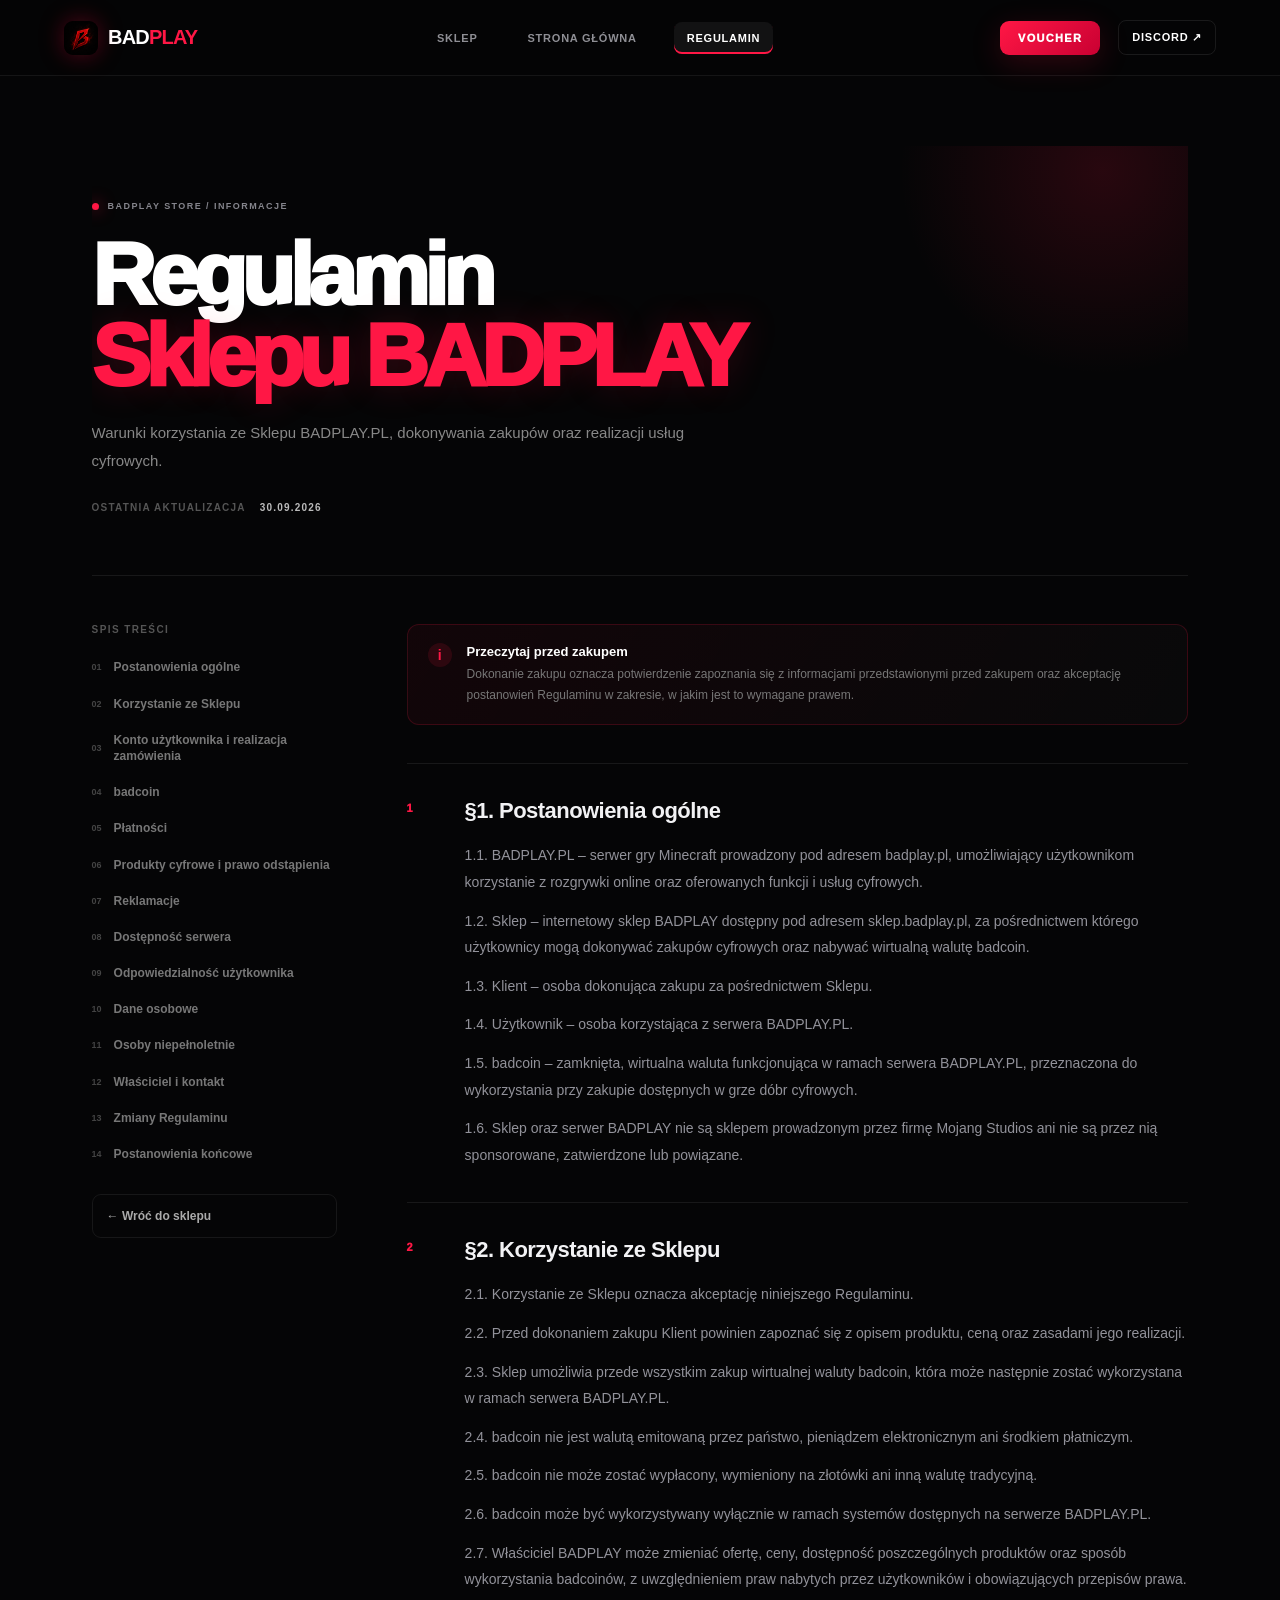
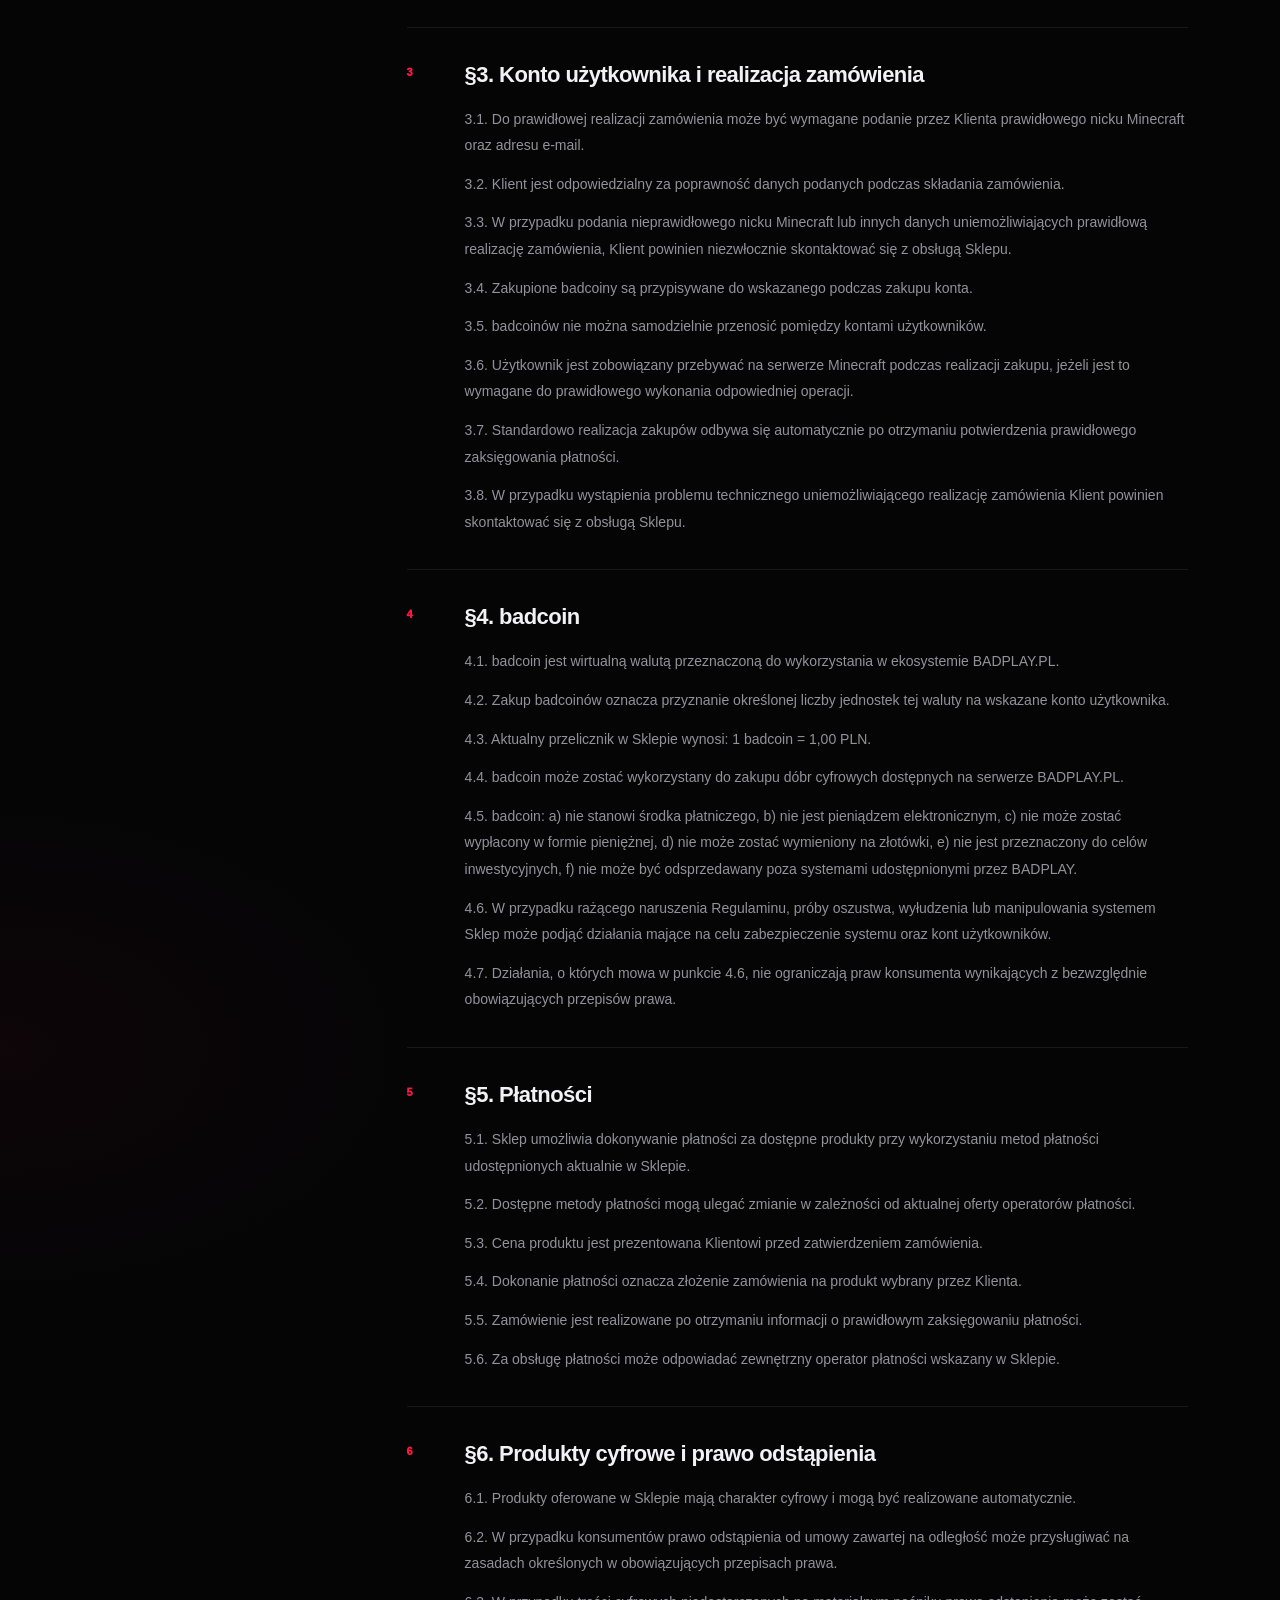
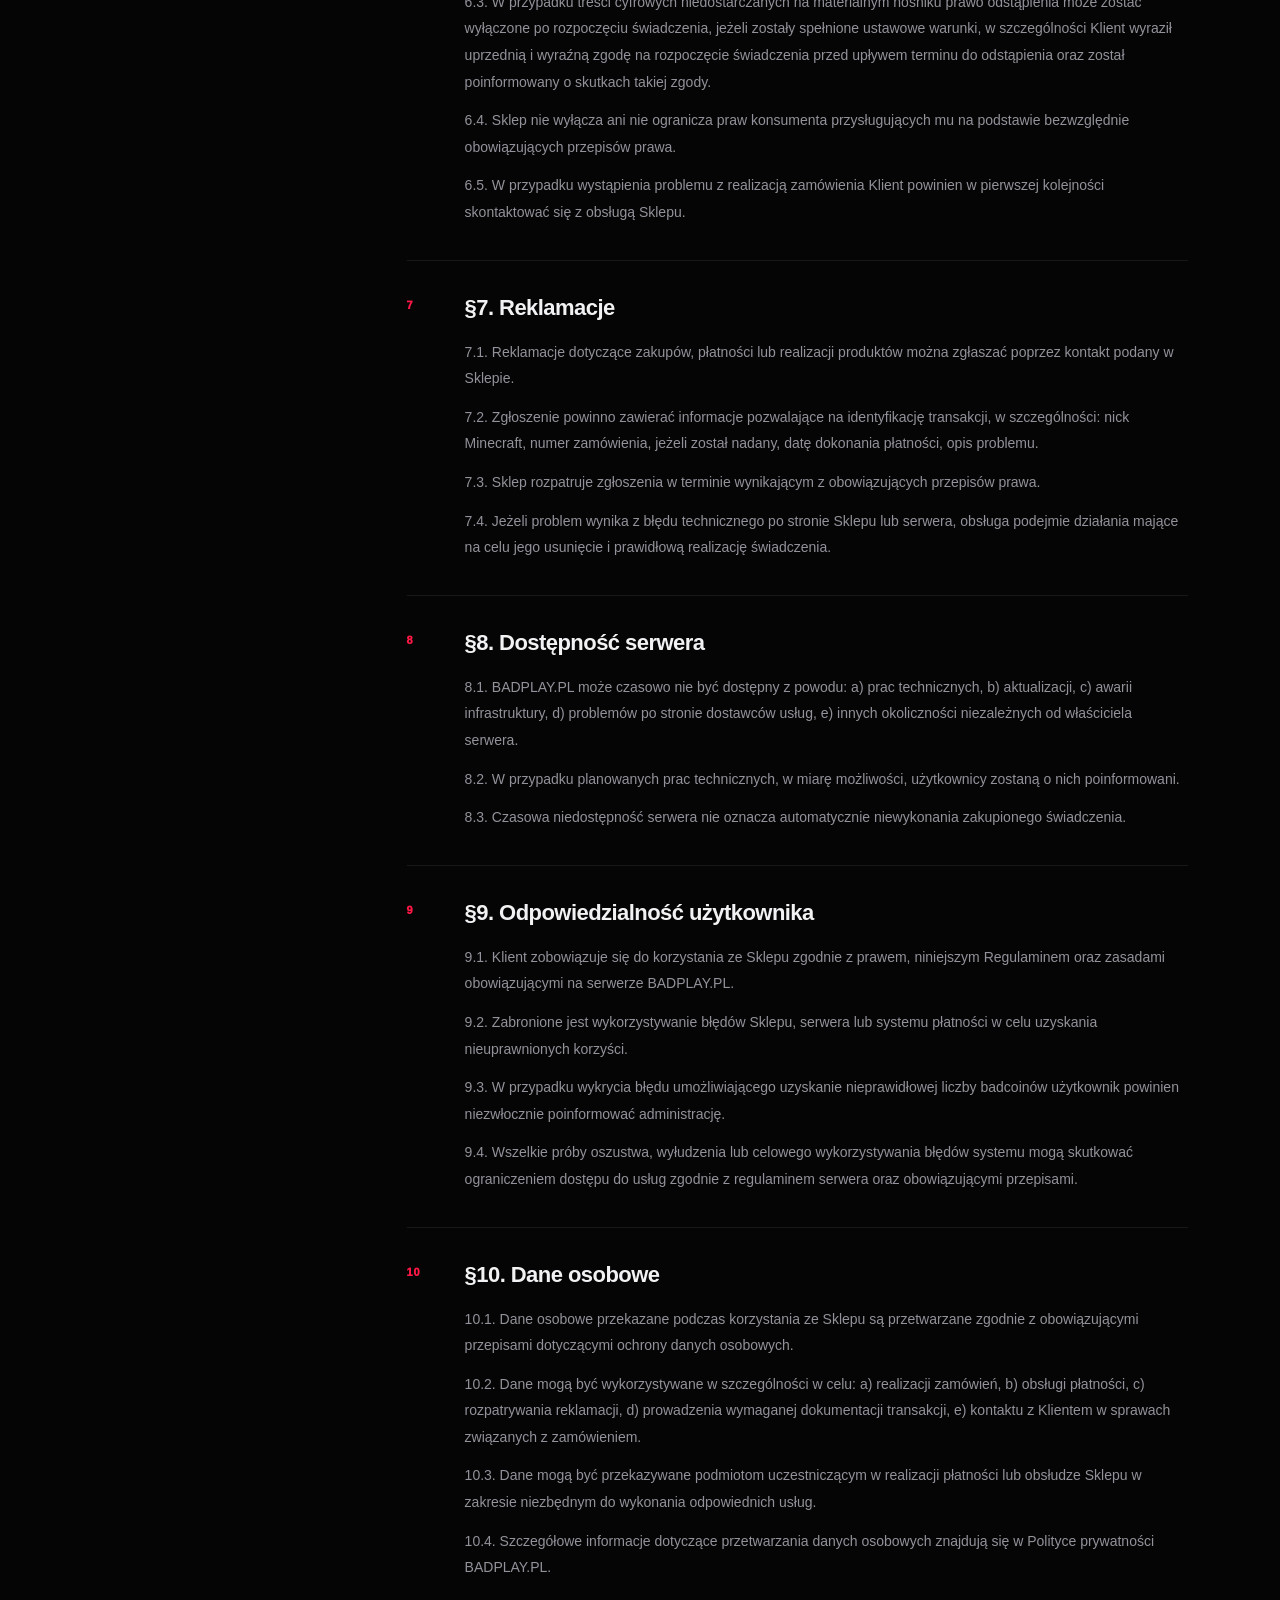
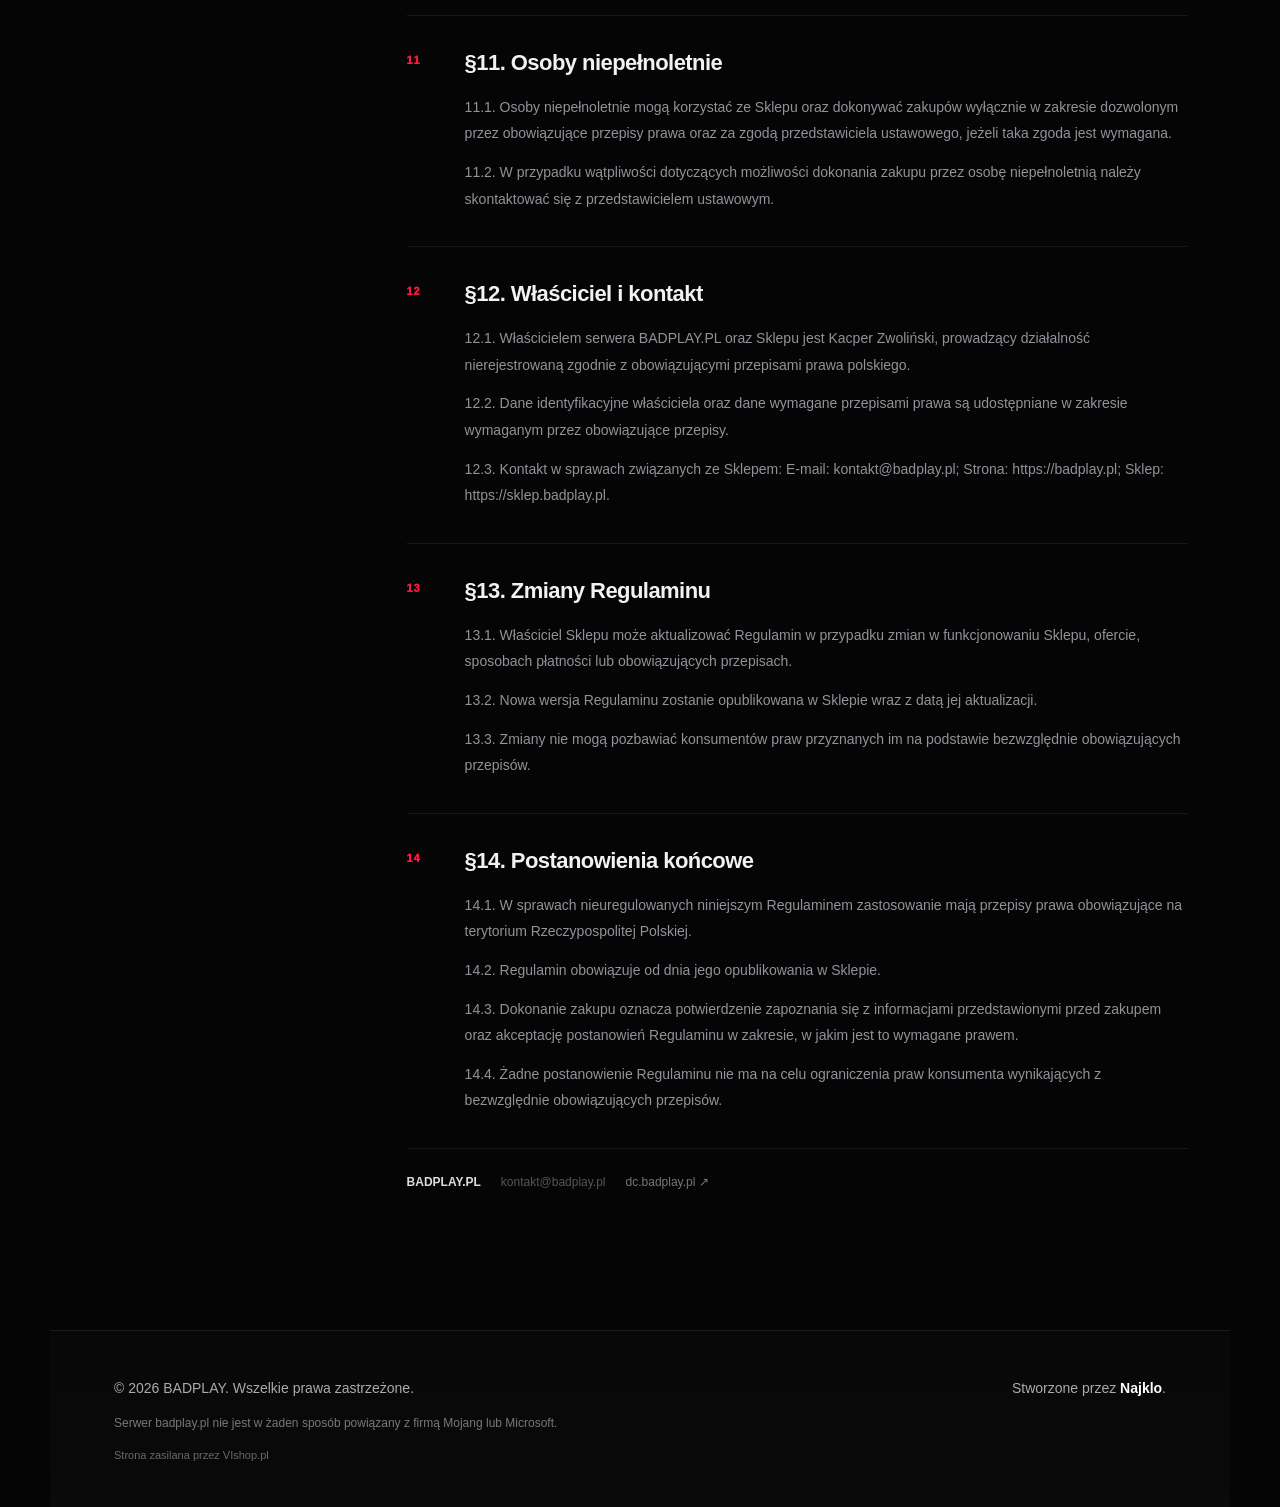
<file: regulamin.html>
<!doctype html>
<html lang="pl">
<head>
<meta charset="utf-8">
<meta name="viewport" content="width=device-width,initial-scale=1">
<title>Regulamin — BADPLAY</title>
<meta name="description" content="Regulamin Sklepu BADPLAY.PL">
<link rel="icon" type="image/png" sizes="64x64" href="assets/badplay-favicon.png">
<link rel="stylesheet" href="style.css">
</head>
<body class="rules-page">
<header class="topbar">
  <a class="brand" href="index.html" aria-label="BADPLAY — strona główna"><img src="[data-uri]" alt="BADPLAY"><span>BAD<span>PLAY</span></span></a>
  <nav>
    <a href="index.html#sklep">SKLEP</a>
    <a href="https://badplay.pl" target="_blank" rel="noopener">STRONA GŁÓWNA</a>
    <a class="active" href="regulamin.html">REGULAMIN</a>
  </nav>
  <button class="voucher-top" type="button" onclick="location.href='index.html?voucher=1'">VOUCHER</button>
  <a class="discord" href="https://dc.badplay.pl" target="_blank" rel="noopener">DISCORD ↗</a>
</header>

<main class="rules-main">
  <div class="rules-hero">
    <div class="eyebrow"><i></i> BADPLAY STORE / INFORMACJE</div>
    <h1>Regulamin<br><span>Sklepu BADPLAY</span></h1>
    <p>Warunki korzystania ze Sklepu BADPLAY.PL, dokonywania zakupów oraz realizacji usług cyfrowych.</p>
    <div class="rules-meta"><span>OSTATNIA AKTUALIZACJA</span><b>30.09.2026</b></div>
  </div>
  <div class="rules-layout">
    <aside class="rules-toc">
      <div class="toc-title">SPIS TREŚCI</div>
      <a href="#r1"><span>01</span>Postanowienia ogólne</a><a href="#r2"><span>02</span>Korzystanie ze Sklepu</a><a href="#r3"><span>03</span>Konto użytkownika i realizacja zamówienia</a><a href="#r4"><span>04</span>badcoin</a><a href="#r5"><span>05</span>Płatności</a><a href="#r6"><span>06</span>Produkty cyfrowe i prawo odstąpienia</a><a href="#r7"><span>07</span>Reklamacje</a><a href="#r8"><span>08</span>Dostępność serwera</a><a href="#r9"><span>09</span>Odpowiedzialność użytkownika</a><a href="#r10"><span>10</span>Dane osobowe</a><a href="#r11"><span>11</span>Osoby niepełnoletnie</a><a href="#r12"><span>12</span>Właściciel i kontakt</a><a href="#r13"><span>13</span>Zmiany Regulaminu</a><a href="#r14"><span>14</span>Postanowienia końcowe</a>
      <a class="toc-back" href="index.html">← Wróć do sklepu</a>
    </aside>
    <section class="rules-content">
      <div class="rules-note"><span>i</span><div><b>Przeczytaj przed zakupem</b><p>Dokonanie zakupu oznacza potwierdzenie zapoznania się z informacjami przedstawionymi przed zakupem oraz akceptację postanowień Regulaminu w zakresie, w jakim jest to wymagane prawem.</p></div></div>
      <article id="r1" class="rule-section"><div class="rule-num">1</div><div><h2>§1. Postanowienia ogólne</h2><p>1.1. BADPLAY.PL – serwer gry Minecraft prowadzony pod adresem badplay.pl, umożliwiający użytkownikom korzystanie z rozgrywki online oraz oferowanych funkcji i usług cyfrowych.</p><p>1.2. Sklep – internetowy sklep BADPLAY dostępny pod adresem sklep.badplay.pl, za pośrednictwem którego użytkownicy mogą dokonywać zakupów cyfrowych oraz nabywać wirtualną walutę badcoin.</p><p>1.3. Klient – osoba dokonująca zakupu za pośrednictwem Sklepu.</p><p>1.4. Użytkownik – osoba korzystająca z serwera BADPLAY.PL.</p><p>1.5. badcoin – zamknięta, wirtualna waluta funkcjonująca w ramach serwera BADPLAY.PL, przeznaczona do wykorzystania przy zakupie dostępnych w grze dóbr cyfrowych.</p><p>1.6. Sklep oraz serwer BADPLAY nie są sklepem prowadzonym przez firmę Mojang Studios ani nie są przez nią sponsorowane, zatwierdzone lub powiązane.</p></div></article><article id="r2" class="rule-section"><div class="rule-num">2</div><div><h2>§2. Korzystanie ze Sklepu</h2><p>2.1. Korzystanie ze Sklepu oznacza akceptację niniejszego Regulaminu.</p><p>2.2. Przed dokonaniem zakupu Klient powinien zapoznać się z opisem produktu, ceną oraz zasadami jego realizacji.</p><p>2.3. Sklep umożliwia przede wszystkim zakup wirtualnej waluty badcoin, która może następnie zostać wykorzystana w ramach serwera BADPLAY.PL.</p><p>2.4. badcoin nie jest walutą emitowaną przez państwo, pieniądzem elektronicznym ani środkiem płatniczym.</p><p>2.5. badcoin nie może zostać wypłacony, wymieniony na złotówki ani inną walutę tradycyjną.</p><p>2.6. badcoin może być wykorzystywany wyłącznie w ramach systemów dostępnych na serwerze BADPLAY.PL.</p><p>2.7. Właściciel BADPLAY może zmieniać ofertę, ceny, dostępność poszczególnych produktów oraz sposób wykorzystania badcoinów, z uwzględnieniem praw nabytych przez użytkowników i obowiązujących przepisów prawa.</p></div></article><article id="r3" class="rule-section"><div class="rule-num">3</div><div><h2>§3. Konto użytkownika i realizacja zamówienia</h2><p>3.1. Do prawidłowej realizacji zamówienia może być wymagane podanie przez Klienta prawidłowego nicku Minecraft oraz adresu e-mail.</p><p>3.2. Klient jest odpowiedzialny za poprawność danych podanych podczas składania zamówienia.</p><p>3.3. W przypadku podania nieprawidłowego nicku Minecraft lub innych danych uniemożliwiających prawidłową realizację zamówienia, Klient powinien niezwłocznie skontaktować się z obsługą Sklepu.</p><p>3.4. Zakupione badcoiny są przypisywane do wskazanego podczas zakupu konta.</p><p>3.5. badcoinów nie można samodzielnie przenosić pomiędzy kontami użytkowników.</p><p>3.6. Użytkownik jest zobowiązany przebywać na serwerze Minecraft podczas realizacji zakupu, jeżeli jest to wymagane do prawidłowego wykonania odpowiedniej operacji.</p><p>3.7. Standardowo realizacja zakupów odbywa się automatycznie po otrzymaniu potwierdzenia prawidłowego zaksięgowania płatności.</p><p>3.8. W przypadku wystąpienia problemu technicznego uniemożliwiającego realizację zamówienia Klient powinien skontaktować się z obsługą Sklepu.</p></div></article><article id="r4" class="rule-section"><div class="rule-num">4</div><div><h2>§4. badcoin</h2><p>4.1. badcoin jest wirtualną walutą przeznaczoną do wykorzystania w ekosystemie BADPLAY.PL.</p><p>4.2. Zakup badcoinów oznacza przyznanie określonej liczby jednostek tej waluty na wskazane konto użytkownika.</p><p>4.3. Aktualny przelicznik w Sklepie wynosi: 1 badcoin = 1,00 PLN.</p><p>4.4. badcoin może zostać wykorzystany do zakupu dóbr cyfrowych dostępnych na serwerze BADPLAY.PL.</p><p>4.5. badcoin: a) nie stanowi środka płatniczego, b) nie jest pieniądzem elektronicznym, c) nie może zostać wypłacony w formie pieniężnej, d) nie może zostać wymieniony na złotówki, e) nie jest przeznaczony do celów inwestycyjnych, f) nie może być odsprzedawany poza systemami udostępnionymi przez BADPLAY.</p><p>4.6. W przypadku rażącego naruszenia Regulaminu, próby oszustwa, wyłudzenia lub manipulowania systemem Sklep może podjąć działania mające na celu zabezpieczenie systemu oraz kont użytkowników.</p><p>4.7. Działania, o których mowa w punkcie 4.6, nie ograniczają praw konsumenta wynikających z bezwzględnie obowiązujących przepisów prawa.</p></div></article><article id="r5" class="rule-section"><div class="rule-num">5</div><div><h2>§5. Płatności</h2><p>5.1. Sklep umożliwia dokonywanie płatności za dostępne produkty przy wykorzystaniu metod płatności udostępnionych aktualnie w Sklepie.</p><p>5.2. Dostępne metody płatności mogą ulegać zmianie w zależności od aktualnej oferty operatorów płatności.</p><p>5.3. Cena produktu jest prezentowana Klientowi przed zatwierdzeniem zamówienia.</p><p>5.4. Dokonanie płatności oznacza złożenie zamówienia na produkt wybrany przez Klienta.</p><p>5.5. Zamówienie jest realizowane po otrzymaniu informacji o prawidłowym zaksięgowaniu płatności.</p><p>5.6. Za obsługę płatności może odpowiadać zewnętrzny operator płatności wskazany w Sklepie.</p></div></article><article id="r6" class="rule-section"><div class="rule-num">6</div><div><h2>§6. Produkty cyfrowe i prawo odstąpienia</h2><p>6.1. Produkty oferowane w Sklepie mają charakter cyfrowy i mogą być realizowane automatycznie.</p><p>6.2. W przypadku konsumentów prawo odstąpienia od umowy zawartej na odległość może przysługiwać na zasadach określonych w obowiązujących przepisach prawa.</p><p>6.3. W przypadku treści cyfrowych niedostarczanych na materialnym nośniku prawo odstąpienia może zostać wyłączone po rozpoczęciu świadczenia, jeżeli zostały spełnione ustawowe warunki, w szczególności Klient wyraził uprzednią i wyraźną zgodę na rozpoczęcie świadczenia przed upływem terminu do odstąpienia oraz został poinformowany o skutkach takiej zgody.</p><p>6.4. Sklep nie wyłącza ani nie ogranicza praw konsumenta przysługujących mu na podstawie bezwzględnie obowiązujących przepisów prawa.</p><p>6.5. W przypadku wystąpienia problemu z realizacją zamówienia Klient powinien w pierwszej kolejności skontaktować się z obsługą Sklepu.</p></div></article><article id="r7" class="rule-section"><div class="rule-num">7</div><div><h2>§7. Reklamacje</h2><p>7.1. Reklamacje dotyczące zakupów, płatności lub realizacji produktów można zgłaszać poprzez kontakt podany w Sklepie.</p><p>7.2. Zgłoszenie powinno zawierać informacje pozwalające na identyfikację transakcji, w szczególności: nick Minecraft, numer zamówienia, jeżeli został nadany, datę dokonania płatności, opis problemu.</p><p>7.3. Sklep rozpatruje zgłoszenia w terminie wynikającym z obowiązujących przepisów prawa.</p><p>7.4. Jeżeli problem wynika z błędu technicznego po stronie Sklepu lub serwera, obsługa podejmie działania mające na celu jego usunięcie i prawidłową realizację świadczenia.</p></div></article><article id="r8" class="rule-section"><div class="rule-num">8</div><div><h2>§8. Dostępność serwera</h2><p>8.1. BADPLAY.PL może czasowo nie być dostępny z powodu: a) prac technicznych, b) aktualizacji, c) awarii infrastruktury, d) problemów po stronie dostawców usług, e) innych okoliczności niezależnych od właściciela serwera.</p><p>8.2. W przypadku planowanych prac technicznych, w miarę możliwości, użytkownicy zostaną o nich poinformowani.</p><p>8.3. Czasowa niedostępność serwera nie oznacza automatycznie niewykonania zakupionego świadczenia.</p></div></article><article id="r9" class="rule-section"><div class="rule-num">9</div><div><h2>§9. Odpowiedzialność użytkownika</h2><p>9.1. Klient zobowiązuje się do korzystania ze Sklepu zgodnie z prawem, niniejszym Regulaminem oraz zasadami obowiązującymi na serwerze BADPLAY.PL.</p><p>9.2. Zabronione jest wykorzystywanie błędów Sklepu, serwera lub systemu płatności w celu uzyskania nieuprawnionych korzyści.</p><p>9.3. W przypadku wykrycia błędu umożliwiającego uzyskanie nieprawidłowej liczby badcoinów użytkownik powinien niezwłocznie poinformować administrację.</p><p>9.4. Wszelkie próby oszustwa, wyłudzenia lub celowego wykorzystywania błędów systemu mogą skutkować ograniczeniem dostępu do usług zgodnie z regulaminem serwera oraz obowiązującymi przepisami.</p></div></article><article id="r10" class="rule-section"><div class="rule-num">10</div><div><h2>§10. Dane osobowe</h2><p>10.1. Dane osobowe przekazane podczas korzystania ze Sklepu są przetwarzane zgodnie z obowiązującymi przepisami dotyczącymi ochrony danych osobowych.</p><p>10.2. Dane mogą być wykorzystywane w szczególności w celu: a) realizacji zamówień, b) obsługi płatności, c) rozpatrywania reklamacji, d) prowadzenia wymaganej dokumentacji transakcji, e) kontaktu z Klientem w sprawach związanych z zamówieniem.</p><p>10.3. Dane mogą być przekazywane podmiotom uczestniczącym w realizacji płatności lub obsłudze Sklepu w zakresie niezbędnym do wykonania odpowiednich usług.</p><p>10.4. Szczegółowe informacje dotyczące przetwarzania danych osobowych znajdują się w Polityce prywatności BADPLAY.PL.</p></div></article><article id="r11" class="rule-section"><div class="rule-num">11</div><div><h2>§11. Osoby niepełnoletnie</h2><p>11.1. Osoby niepełnoletnie mogą korzystać ze Sklepu oraz dokonywać zakupów wyłącznie w zakresie dozwolonym przez obowiązujące przepisy prawa oraz za zgodą przedstawiciela ustawowego, jeżeli taka zgoda jest wymagana.</p><p>11.2. W przypadku wątpliwości dotyczących możliwości dokonania zakupu przez osobę niepełnoletnią należy skontaktować się z przedstawicielem ustawowym.</p></div></article><article id="r12" class="rule-section"><div class="rule-num">12</div><div><h2>§12. Właściciel i kontakt</h2><p>12.1. Właścicielem serwera BADPLAY.PL oraz Sklepu jest Kacper Zwoliński, prowadzący działalność nierejestrowaną zgodnie z obowiązującymi przepisami prawa polskiego.</p><p>12.2. Dane identyfikacyjne właściciela oraz dane wymagane przepisami prawa są udostępniane w zakresie wymaganym przez obowiązujące przepisy.</p><p>12.3. Kontakt w sprawach związanych ze Sklepem: E-mail: kontakt@badplay.pl; Strona: https://badplay.pl; Sklep: https://sklep.badplay.pl.</p></div></article><article id="r13" class="rule-section"><div class="rule-num">13</div><div><h2>§13. Zmiany Regulaminu</h2><p>13.1. Właściciel Sklepu może aktualizować Regulamin w przypadku zmian w funkcjonowaniu Sklepu, ofercie, sposobach płatności lub obowiązujących przepisach.</p><p>13.2. Nowa wersja Regulaminu zostanie opublikowana w Sklepie wraz z datą jej aktualizacji.</p><p>13.3. Zmiany nie mogą pozbawiać konsumentów praw przyznanych im na podstawie bezwzględnie obowiązujących przepisów.</p></div></article><article id="r14" class="rule-section"><div class="rule-num">14</div><div><h2>§14. Postanowienia końcowe</h2><p>14.1. W sprawach nieuregulowanych niniejszym Regulaminem zastosowanie mają przepisy prawa obowiązujące na terytorium Rzeczypospolitej Polskiej.</p><p>14.2. Regulamin obowiązuje od dnia jego opublikowania w Sklepie.</p><p>14.3. Dokonanie zakupu oznacza potwierdzenie zapoznania się z informacjami przedstawionymi przed zakupem oraz akceptację postanowień Regulaminu w zakresie, w jakim jest to wymagane prawem.</p><p>14.4. Żadne postanowienie Regulaminu nie ma na celu ograniczenia praw konsumenta wynikających z bezwzględnie obowiązujących przepisów.</p></div></article>
      <div class="rules-footer"><b>BADPLAY.PL</b><span>kontakt@badplay.pl</span><a href="https://dc.badplay.pl" target="_blank" rel="noopener">dc.badplay.pl ↗</a></div>
</main>

<footer class="site-footer">
  <div class="footer-main">
    <div class="footer-copy">© 2026 BADPLAY. Wszelkie prawa zastrzeżone.</div>
    <div class="footer-credit">Stworzone przez <strong>Najklo</strong>.</div>
  </div>
  <div class="footer-disclaimer">Serwer badplay.pl nie jest w żaden sposób powiązany z firmą Mojang lub Microsoft.</div>
</footer>
</body>
</html>
</file>
<file: style.css>
:root{--bg:#060607;--card:#0d0d0f;--card2:#111114;--red:#c60d2d;--red2:#ff1745;--white:#fff;--muted:#96969d;--line:rgba(255,255,255,.085);--green:#29d77d}*{box-sizing:border-box}html{scroll-behavior:smooth}body{margin:0;background:radial-gradient(circle at 50% -12%,rgba(255,23,69,.105),transparent 34%),#060607;color:#fff;font-family:Inter,Arial,sans-serif}.ambient{position:fixed;z-index:-1;width:400px;height:400px;border-radius:50%;filter:blur(125px);opacity:.08;pointer-events:none}.ambient.a{background:#ff1745;left:-300px;top:20%}.ambient.b{background:#b00020;right:-280px;top:55%}.topbar{height:76px;position:sticky;top:0;z-index:20;display:flex;align-items:center;gap:40px;padding:0 max(22px,5vw);border-bottom:1px solid var(--line);background:rgba(6,6,7,.88);backdrop-filter:blur(18px)}.brand{display:flex;align-items:center;gap:10px;color:#fff;text-decoration:none;font-size:19px;font-weight:900;letter-spacing:-.045em}.brand>span:last-child>span{color:var(--red2)}.bp{display:grid;place-items:center;width:34px;height:34px;border-radius:9px;border:1px solid rgba(255,23,69,.45);background:linear-gradient(145deg,#26070d,#09090a);font-size:10px;letter-spacing:0;box-shadow:0 0 24px rgba(255,23,69,.08)}nav{display:flex;gap:5px;flex:1}nav a,.discord{color:#8f8f95;text-decoration:none;font-size:10px;font-weight:800;letter-spacing:.07em;padding:10px 13px;border-radius:8px;transition:.2s}nav a:hover,nav a.active{color:#fff;background:rgba(255,255,255,.055)}nav a.active{box-shadow:inset 0 -2px var(--red2)}.discord{border:1px solid var(--line);color:#fff}.discord:hover{border-color:rgba(255,23,69,.45)}main{width:min(1240px,91vw);margin:auto}.hero{text-align:center;padding:84px 0 62px}.badge{display:inline-flex;align-items:center;gap:8px;border:1px solid var(--line);border-radius:999px;padding:9px 13px;color:#aaa;font-size:9px;font-weight:800;letter-spacing:.15em;background:rgba(255,255,255,.018)}.badge i{width:6px;height:6px;border-radius:50%;background:var(--red2);box-shadow:0 0 13px var(--red2)}h1{font-size:clamp(43px,7vw,78px);line-height:.95;letter-spacing:-.075em;margin:23px 0 18px;font-weight:900}h1 span{color:var(--red2);text-shadow:0 0 35px rgba(255,23,69,.18)}.hero p{margin:auto;color:#8e8e94;font-size:13px;line-height:1.8}.hero-meta{display:flex;justify-content:center;align-items:center;gap:14px;margin-top:28px;color:#5f5f65;font-size:8px;letter-spacing:.22em}.hero-meta span{width:70px;height:1px;background:linear-gradient(90deg,transparent,var(--red))}.hero-meta span:last-child{background:linear-gradient(90deg,var(--red),transparent)}.section{padding-top:18px}.products-section,.recent-section{padding-top:70px}.heading{display:flex;justify-content:space-between;align-items:end;margin-bottom:23px}.heading small{color:var(--red2);font-size:8px;font-weight:800;letter-spacing:.18em}.heading h2{margin:5px 0 0;font-size:25px;letter-spacing:-.04em}.status{border:1px solid var(--line);border-radius:8px;padding:8px 10px;color:#777;font-size:9px}.status i{display:inline-block;width:6px;height:6px;border-radius:50%;background:var(--green);margin-right:6px}.servers{display:grid;grid-template-columns:repeat(auto-fit,minmax(270px,1fr));gap:14px}.server{display:flex;align-items:center;gap:15px;min-height:102px;padding:19px;border:1px solid var(--line);border-radius:14px;background:linear-gradient(145deg,rgba(255,255,255,.043),rgba(255,255,255,.012));cursor:pointer;transition:.2s}.server:hover,.server.sel{transform:translateY(-2px);border-color:rgba(255,23,69,.5);box-shadow:0 16px 45px rgba(0,0,0,.27),0 0 35px rgba(198,13,45,.06)}.server img{width:61px;height:61px;border-radius:12px;object-fit:cover;background:#080809;border:1px solid var(--line)}.server-info{flex:1}.server-info b{display:block;font-size:14px}.server-info span{display:block;margin-top:5px;color:#666;font-size:9px}.arrow{color:#444;font-size:19px;transition:.2s}.server:hover .arrow{color:var(--red2);transform:translateX(3px)}.selected-server{color:#777;font-size:9px}.products{display:grid;grid-template-columns:repeat(auto-fill,minmax(245px,1fr));gap:16px}.product{position:relative;overflow:hidden;border:1px solid var(--line);border-radius:15px;background:linear-gradient(145deg,#111114,#09090a);transition:.22s}.product:hover{transform:translateY(-4px);border-color:rgba(255,23,69,.42);box-shadow:0 20px 55px rgba(0,0,0,.35)}.product-img{height:205px;display:grid;place-items:center;background:radial-gradient(circle,rgba(198,13,45,.12),transparent 66%);overflow:hidden}.product-img img{max-width:80%;max-height:82%;object-fit:contain;transition:.25s}.product:hover .product-img img{transform:scale(1.05)}.product-body{padding:17px}.product-name{font-size:15px;font-weight:800}.product-desc{min-height:34px;margin:8px 0 15px;color:#777;font-size:10px;line-height:1.65}.product-bottom{display:flex;align-items:center;justify-content:space-between;gap:10px}.price{font-size:18px;font-weight:900}.price small{color:#666;font-size:8px;font-weight:600}.buy,.pay{border:0;border-radius:8px;background:linear-gradient(135deg,var(--red),var(--red2));color:#fff;font-weight:900;cursor:pointer;transition:.2s}.buy{padding:11px 14px;font-size:9px;box-shadow:0 8px 22px rgba(198,13,45,.16)}.buy:hover,.pay:hover{filter:brightness(1.08);transform:translateY(-1px)}.promo{position:absolute;z-index:2;top:11px;right:11px;background:var(--red2);padding:6px 8px;border-radius:6px;font-size:8px;font-weight:900}.rules-section{padding-top:70px}.rules-open{color:#aaa;text-decoration:none;font-size:9px;font-weight:800;letter-spacing:.08em;padding:9px 12px;border:1px solid var(--line);border-radius:8px}.rules-open:hover{color:#fff;border-color:rgba(255,23,69,.45)}.rules-card{border:1px solid var(--line);border-radius:15px;background:linear-gradient(145deg,#111114,#09090a);overflow:hidden}.rules-intro{padding:20px 22px;border-bottom:1px solid var(--line)}.rules-intro b{display:block;font-size:13px}.rules-intro span{display:block;margin-top:5px;color:#666;font-size:9px}.rules-intro p{max-width:760px;margin:12px 0 0;color:#888;font-size:10px;line-height:1.7}.rules-card iframe{display:block;width:100%;height:650px;border:0;background:#fff}.recent{display:grid;grid-template-columns:repeat(auto-fit,minmax(220px,1fr));gap:10px}.purchase{display:flex;align-items:center;gap:10px;padding:12px;border:1px solid var(--line);border-radius:10px;background:rgba(255,255,255,.018)}.purchase img{width:34px;height:34px;border-radius:8px}.purchase b{font-size:10px}.purchase span{display:block;color:#666;font-size:8px;margin-top:3px}.empty{grid-column:1/-1;text-align:center;color:#555;border:1px dashed var(--line);border-radius:12px;padding:34px;font-size:10px}footer{margin-top:90px;padding:34px max(22px,5vw);border-top:1px solid var(--line);display:flex;justify-content:space-between;align-items:center;color:#555;font-size:9px}footer a{color:#999}.footer-left{display:flex;align-items:center;gap:9px}.footer-left .bp{width:30px;height:30px;font-size:9px}.modal{position:fixed;inset:0;z-index:100;display:grid;place-items:center}.hidden{display:none!important}.backdrop{position:absolute;inset:0;background:rgba(0,0,0,.8);backdrop-filter:blur(9px)}.modal-box{position:relative;width:min(500px,92vw);max-height:90vh;overflow:auto;padding:25px;border:1px solid rgba(255,255,255,.12);border-radius:17px;background:linear-gradient(145deg,#121214,#080809);box-shadow:0 30px 100px #000}.x{position:absolute;right:14px;top:10px;background:none;border:0;color:#666;font-size:27px;cursor:pointer}.modal-head{display:flex;gap:13px;align-items:center}.coin{width:46px;height:46px;border-radius:12px;display:grid;place-items:center;color:var(--red2);background:rgba(198,13,45,.11);border:1px solid rgba(255,23,69,.28);font-weight:900}.modal-head small{color:var(--red2);font-size:8px;font-weight:800;letter-spacing:.16em}.modal-head h2{margin:3px 0;font-size:22px}.m-desc{margin:19px 0;color:#aaa;font-size:10px;line-height:1.7}.slider-box{padding:17px;border:1px solid var(--line);border-radius:12px;background:rgba(255,255,255,.02)}.slider-label{display:flex;justify-content:space-between;align-items:center;color:#777;font-size:9px}.slider-label strong{font-size:17px;color:#fff}.slider-label em{font-style:normal;color:#888;font-size:9px}.slider-box input{width:100%;margin:18px 0 5px;accent-color:var(--red2)}.range{display:flex;justify-content:space-between;color:#555;font-size:8px}.form{display:grid;gap:12px;margin-top:17px}.form label{color:#8d8d92;font-size:9px;font-weight:700}.form input:not([type=checkbox]),.form select{display:block;width:100%;margin-top:6px;padding:12px;border:1px solid var(--line);border-radius:9px;background:#09090a;color:#fff;outline:0}.form input:focus,.form select:focus{border-color:rgba(255,23,69,.55)}.rules{display:flex;gap:8px;align-items:flex-start;line-height:1.5}.rules input{margin-top:1px}.error{padding:9px;border-radius:8px;color:#ff758c;background:rgba(255,23,69,.08);border:1px solid rgba(255,23,69,.18);font-size:9px}.sum{display:flex;justify-content:space-between;align-items:center;border-top:1px solid var(--line);padding-top:14px}.sum span{color:#666;font-size:9px}.sum strong{font-size:23px}.pay{padding:14px;font-size:10px;box-shadow:0 10px 28px rgba(198,13,45,.18)}.pay:disabled{opacity:.45;cursor:not-allowed}.safe{text-align:center;color:#444;font-size:7px}.toast{position:fixed;z-index:200;right:20px;bottom:20px;padding:12px 15px;border:1px solid var(--line);border-radius:9px;background:#171719;color:#ddd;font-size:9px;transform:translateY(100px);opacity:0;transition:.25s}.toast.show{transform:none;opacity:1}@media(max-width:760px){.topbar{height:auto;min-height:68px;flex-wrap:wrap;padding:12px 15px;gap:9px}.topbar nav{order:3;width:100%;overflow:auto}.topbar nav a{white-space:nowrap}.discord{margin-left:auto}.hero{padding:60px 0 48px}.heading{align-items:flex-start;flex-direction:column;gap:10px}.servers,.products{grid-template-columns:1fr}footer{flex-direction:column;gap:13px;text-align:center}.rules-card iframe{height:520px}}


/* ===== BADPLAY PROFESSIONAL LAYER ===== */
:root{
  --bp-red:#ff1745;
  --bp-red2:#b9002d;
  --bp-bg:#050506;
  --bp-panel:#0c0c0f;
  --bp-line:rgba(255,255,255,.075);
  --bp-muted:#77777f;
}
body{background:
 radial-gradient(900px 420px at 50% -5%,rgba(255,23,69,.08),transparent 65%),
 radial-gradient(600px 360px at 0 42%,rgba(255,23,69,.035),transparent 70%),
 #050506}
.topbar{backdrop-filter:blur(18px);background:rgba(5,5,6,.84);border-bottom:1px solid rgba(255,255,255,.065)}
.brand{letter-spacing:-.04em}.brand span:last-child span{color:var(--bp-red)}
.brand-mark{box-shadow:0 0 30px rgba(255,23,69,.12)}
.discord{transition:.2s}.discord:hover{border-color:rgba(255,23,69,.6);box-shadow:0 0 24px rgba(255,23,69,.1);transform:translateY(-1px)}
nav a{transition:.2s}nav a:hover{color:#fff}
.hero h1{letter-spacing:-.055em;text-shadow:0 10px 55px rgba(255,23,69,.08)}
.hero:before{content:"";position:absolute;inset:0;pointer-events:none;background:linear-gradient(90deg,transparent 0%,rgba(255,23,69,.035) 50%,transparent 100%)}
.section{position:relative}
.heading h2{letter-spacing:-.035em}
.server-card,.product-card,.recent,.empty{box-shadow:0 16px 60px rgba(0,0,0,.22)}
.product-card{transition:transform .22s ease,border-color .22s ease,box-shadow .22s ease}
.product-card:hover{transform:translateY(-4px);border-color:rgba(255,23,69,.32);box-shadow:0 20px 70px rgba(0,0,0,.32),0 0 35px rgba(255,23,69,.045)}
button,.buy{transition:transform .18s,box-shadow .18s}
button:hover,.buy:hover{transform:translateY(-1px)}
footer{border-top:1px solid var(--bp-line);margin-top:80px}

/* Professional rules subpage */
.rules-page{min-height:100vh}
.rules-main{max-width:1180px;margin:0 auto;padding:90px 34px 30px}
.rules-hero{position:relative;padding:55px 0 62px;border-bottom:1px solid var(--bp-line);overflow:hidden}
.rules-hero:after{content:"";position:absolute;width:430px;height:430px;right:-130px;top:-190px;border-radius:50%;background:radial-gradient(circle,rgba(255,23,69,.14),transparent 67%);pointer-events:none}
.eyebrow{display:flex;align-items:center;gap:9px;color:#85858c;font-size:9px;font-weight:900;letter-spacing:.16em}
.eyebrow i{width:7px;height:7px;border-radius:50%;background:var(--bp-red);box-shadow:0 0 16px rgba(255,23,69,.8)}
.rules-hero h1{font-size:clamp(48px,7vw,88px);line-height:.92;letter-spacing:-.065em;margin:24px 0 22px;font-weight:950}
.rules-hero h1 span{color:var(--bp-red)}
.rules-hero>p{max-width:610px;color:#888;font-size:14px;line-height:1.8;margin:0}
.rules-meta{display:flex;gap:14px;align-items:center;margin-top:28px;font-size:9px;letter-spacing:.12em}
.rules-meta span{color:#555;font-weight:800}.rules-meta b{color:#bbb}
.rules-layout{display:grid;grid-template-columns:245px minmax(0,1fr);gap:70px;padding-top:48px}
.rules-toc{position:sticky;top:100px;height:max-content}
.toc-title{font-size:9px;color:#555;font-weight:900;letter-spacing:.14em;margin-bottom:14px}
.rules-toc>a{display:flex;gap:12px;align-items:center;padding:9px 0;color:#777;text-decoration:none;font-size:10px;font-weight:750;line-height:1.35;transition:.18s}
.rules-toc>a span{font-variant-numeric:tabular-nums;color:#444;font-size:8px}
.rules-toc>a:hover{color:#fff}.rules-toc>a:hover span{color:var(--bp-red)}
.rules-toc .toc-back{margin-top:22px;padding:13px 14px;border:1px solid var(--bp-line);border-radius:9px;color:#aaa}
.rules-content{min-width:0}
.rules-note{display:flex;gap:15px;padding:18px 20px;margin-bottom:38px;border:1px solid rgba(255,23,69,.18);border-radius:12px;background:linear-gradient(120deg,rgba(255,23,69,.055),rgba(255,255,255,.018))}
.rules-note>span{display:grid;place-items:center;flex:none;width:24px;height:24px;border-radius:50%;background:rgba(255,23,69,.12);color:var(--bp-red);font-weight:900}
.rules-note b{font-size:11px}.rules-note p{margin:5px 0 0;color:#777;font-size:10px;line-height:1.7}
.rule-section{display:grid;grid-template-columns:38px 1fr;gap:20px;padding:34px 0;border-top:1px solid var(--bp-line);scroll-margin-top:100px}
.rule-num{color:var(--bp-red);font-size:10px;font-weight:950;letter-spacing:.08em;padding-top:4px}
.rule-section h2{font-size:20px;letter-spacing:-.025em;margin:0 0 18px;color:#f2f2f4}
.rule-section p{margin:0 0 12px;color:#85858d;font-size:12px;line-height:1.9}
.rule-section p:last-child{margin-bottom:0}
.rules-footer{display:flex;align-items:center;gap:20px;padding:26px 0;border-top:1px solid var(--bp-line);color:#555;font-size:10px}
.rules-footer b{color:#ddd}.rules-footer a{color:#777;text-decoration:none}.rules-footer a:hover{color:var(--bp-red)}
@media(max-width:850px){
 .rules-main{padding:75px 20px 20px}.rules-layout{grid-template-columns:1fr;gap:20px}
 .rules-toc{position:static;display:grid;grid-template-columns:1fr 1fr;gap:0 18px;padding-bottom:20px;border-bottom:1px solid var(--bp-line)}
 .toc-title,.rules-toc .toc-back{grid-column:1/-1}.rules-toc .toc-back{margin-top:14px}
}
@media(max-width:560px){
 .rules-hero{padding:35px 0 45px}.rules-hero h1{font-size:49px}
 .rules-layout{padding-top:28px}.rules-toc{grid-template-columns:1fr}
 .rule-section{grid-template-columns:1fr;gap:7px}.rule-num{padding:0}
 .rule-section h2{font-size:18px}.rule-section p{font-size:11px;line-height:1.8}
 .rules-footer{flex-wrap:wrap}
}


/* ===== BADPLAY STORE — FINAL POLISH ===== */
.topbar{gap:18px}
.topbar nav{flex:1;display:flex;justify-content:center;align-items:center;gap:24px}
.topbar .discord{order:4}
.voucher-top{
  order:3;
  appearance:none;border:0;cursor:pointer;
  padding:11px 17px;border-radius:9px;
  background:linear-gradient(135deg,#ff1745,#c90032);
  color:#fff;font-size:9px;font-weight:950;letter-spacing:.12em;
  box-shadow:0 8px 30px rgba(255,23,69,.18);
  transition:.2s;
}
.voucher-top:hover{transform:translateY(-1px);box-shadow:0 12px 34px rgba(255,23,69,.28)}
.voucher-top:active{transform:translateY(0)}
.site-footer{
  max-width:1180px;margin:85px auto 0;padding:30px 34px 34px;
  border-top:1px solid rgba(255,255,255,.07);
  color:#64646c;font-size:10px;line-height:1.7;
}
.footer-main{display:flex;justify-content:space-between;gap:20px;align-items:center}
.footer-copy{color:#8a8a91}
.footer-credit{color:#777}
.footer-credit strong{color:#e8e8ea}
.footer-disclaimer{margin-top:12px;color:#4f4f56;max-width:720px}
.voucher-card{max-width:470px}
.voucher-card h2{margin:7px 0 8px;font-size:26px;letter-spacing:-.04em}
.voucher-sub{color:#777;font-size:11px;line-height:1.7;margin:0 0 22px}
.voucher-card label{display:block;margin:13px 0 7px;color:#aaa;font-size:9px;font-weight:800;letter-spacing:.08em}
.voucher-card .input{
  width:100%;box-sizing:border-box;padding:13px 14px;
  border:1px solid rgba(255,255,255,.08);border-radius:9px;
  background:#08080a;color:#fff;outline:none;
}
.voucher-card .input:focus{border-color:rgba(255,23,69,.55);box-shadow:0 0 0 3px rgba(255,23,69,.07)}
.voucher-submit{width:100%;margin-top:18px}
.voucher-note{margin-top:14px;color:#555;font-size:9px;line-height:1.6}
@media(max-width:850px){
  .topbar nav{gap:13px}
  .topbar nav a{font-size:8px}
}
@media(max-width:650px){
  .topbar{flex-wrap:wrap}
  .topbar nav{order:5;width:100%;overflow-x:auto;justify-content:flex-start;padding-bottom:3px}
  .voucher-top{margin-left:auto}
  .site-footer{padding-left:20px;padding-right:20px}
  .footer-main{flex-direction:column;align-items:flex-start}
}

/* ===== BADPLAY IMAGE SYSTEM ===== */
.brand img{width:34px;height:34px;object-fit:contain;border-radius:9px;filter:drop-shadow(0 0 12px rgba(255,23,69,.18))}
.hero{position:relative;overflow:hidden}
.hero-logo{display:block;width:min(145px,30vw);height:min(145px,30vw);object-fit:contain;margin:0 auto 16px;filter:drop-shadow(0 0 35px rgba(255,23,69,.24))}
.hero h1{margin-top:2px}
.store-intro{display:flex;align-items:center;justify-content:space-between;gap:30px;padding:25px 28px;margin:0 0 22px;border:1px solid rgba(255,255,255,.065);border-radius:15px;background:linear-gradient(105deg,rgba(255,23,69,.045),rgba(255,255,255,.012))}
.store-intro span{display:block;color:#ff1745;font-size:8px;font-weight:950;letter-spacing:.18em;margin-bottom:8px}
.store-intro strong{display:block;font-size:18px;letter-spacing:-.025em}
.store-intro p{margin:7px 0 0;color:#686870;font-size:10px}
.store-glow{width:64px;height:64px;display:grid;place-items:center;flex:none;border-radius:14px;background:radial-gradient(circle,rgba(255,23,69,.16),transparent 70%);border:1px solid rgba(255,23,69,.12)}
.store-glow img{width:32px;height:32px;image-rendering:auto;filter:drop-shadow(0 0 14px rgba(255,23,69,.65))}
.product-img img{width:100%;height:100%;object-fit:contain}
.product-img .product-fallback-img{width:54px;height:54px;image-rendering:auto;filter:drop-shadow(0 0 18px rgba(255,23,69,.55))}
@media(max-width:560px){
 .store-intro{padding:20px}.store-intro strong{font-size:15px}.store-glow{width:52px;height:52px}
 .hero-logo{width:105px;height:105px}
}

/* ===== VOUCHER / ASSETS / FOOTER POLISH ===== */
.brand img{width:34px;height:34px;border-radius:9px;object-fit:cover;display:block;box-shadow:0 0 25px rgba(255,23,69,.14)}
.hero-logo{background:radial-gradient(circle,rgba(255,23,69,.06),transparent 68%);border-radius:28px}
.product-fallback-img{image-rendering:pixelated!important}
.voucher-modal-box{width:min(470px,92vw);padding:30px;overflow:hidden}
.voucher-modal-box:before{content:"";position:absolute;inset:-120px -120px auto auto;width:300px;height:300px;border-radius:50%;background:radial-gradient(circle,rgba(255,23,69,.16),transparent 68%);pointer-events:none}
.voucher-visual{position:relative;width:76px;height:76px;margin:0 0 18px;border-radius:18px;overflow:hidden;border:1px solid rgba(255,23,69,.25);background:#050506;box-shadow:0 15px 45px rgba(0,0,0,.4)}
.voucher-visual img{width:100%;height:100%;object-fit:cover;transform:scale(1.05)}
.voucher-kicker{color:var(--red2);font-size:8px;font-weight:900;letter-spacing:.18em}
.voucher-modal-box h2{margin:6px 0 8px;font-size:28px;letter-spacing:-.045em}
.voucher-sub{margin:0 0 24px;color:#777;font-size:10px;line-height:1.8;max-width:390px}
.voucher-field{margin-top:14px}.voucher-field label{display:block;color:#8d8d92;font-size:8px;font-weight:900;letter-spacing:.12em;margin-bottom:7px}
.voucher-modal-box .input{display:block;width:100%;height:46px;box-sizing:border-box;border:1px solid rgba(255,255,255,.09);border-radius:10px;background:rgba(255,255,255,.025);color:#fff;padding:0 14px;outline:none;font:600 11px Inter,Arial,sans-serif;transition:.2s}
.voucher-modal-box .input::placeholder{color:#4e4e55}.voucher-modal-box .input:focus{border-color:rgba(255,23,69,.65);box-shadow:0 0 0 3px rgba(255,23,69,.08),0 0 30px rgba(255,23,69,.06)}
.voucher-submit{width:100%;height:48px;margin-top:20px;display:flex;justify-content:center;align-items:center;gap:14px}.voucher-submit b{font-size:17px;font-weight:500}.voucher-submit.loading{opacity:.7;cursor:wait}
.voucher-success{display:flex;gap:11px;align-items:center;margin-top:13px;padding:12px;border-radius:10px;background:rgba(41,215,125,.06);border:1px solid rgba(41,215,125,.16)}
.voucher-success>span{width:27px;height:27px;border-radius:50%;display:grid;place-items:center;background:rgba(41,215,125,.12);color:#29d77d;font-weight:900}.voucher-success b{display:block;font-size:10px}.voucher-success small{display:block;color:#666;margin-top:3px;font-size:8px}
.voucher-note{display:flex;gap:8px;align-items:flex-start;margin-top:16px;color:#4f4f56;font-size:8px;line-height:1.6}.voucher-note>span{flex:none;display:grid;place-items:center;width:17px;height:17px;border-radius:50%;border:1px solid rgba(255,255,255,.08);color:#777}
.site-footer{display:block}.site-footer .footer-disclaimer{margin-top:13px}.site-footer:after{content:"Strona zasilana przez VIshop.pl";display:block;margin-top:13px;color:#3f3f45;font-size:8px}.site-footer:after{cursor:pointer}
@media(max-width:650px){.voucher-modal-box{padding:24px}.voucher-visual{width:64px;height:64px}}


/* ===== BADPLAY 2026 — READABILITY + SHARED HEADER/FOOTER ===== */
body{font-size:14px}
.topbar{min-height:76px}
.topbar nav a,.discord,.voucher-top{font-size:11px}
.brand{font-size:20px}
.hero p{font-size:14px}.hero-meta{font-size:10px}
.heading small{font-size:10px}.heading h2{font-size:28px}.status{font-size:11px}
.product-name{font-size:17px}.product-desc{font-size:12px;line-height:1.7}.price{font-size:20px}.buy{font-size:10px}
.purchase b{font-size:11px}.purchase span{font-size:10px}.empty{font-size:12px}
.site-footer{font-size:12px}.footer-copy,.footer-credit{font-size:12px}.footer-disclaimer{font-size:11px}.site-footer:after{font-size:10px}
.voucher-top{padding:11px 18px}
/* Rules page uses exactly the same topbar/footer visual language as the shop. */
.rules-page .topbar{max-width:none;width:100%;box-sizing:border-box}
.rules-page .topbar nav{flex:1;display:flex;justify-content:center;align-items:center;gap:24px}
.rules-page .topbar .discord{order:4}
.rules-page .rules-main{padding-top:70px}
.rules-hero>p{font-size:15px;line-height:1.85}
.rules-meta{font-size:10px}
.toc-title{font-size:10px}.rules-toc>a{font-size:12px;padding:10px 0}.rules-toc>a span{font-size:9px}
.rules-note b{font-size:13px}.rules-note p{font-size:12px;line-height:1.75}
.rule-num{font-size:11px}.rule-section h2{font-size:22px}.rule-section p{font-size:14px;line-height:1.9;color:#92929a}
.rules-footer{font-size:12px}.rules-footer a{font-size:12px}
@media(max-width:850px){.rules-page .topbar nav{gap:13px}.rules-page .topbar nav a{font-size:10px}}
@media(max-width:650px){.topbar nav a,.discord,.voucher-top{font-size:10px}.brand{font-size:18px}.heading h2{font-size:24px}.product-desc{font-size:11px}.site-footer{font-size:11px}.rules-page .topbar nav{order:5;width:100%;overflow-x:auto;justify-content:flex-start;padding-bottom:3px}.rules-page .voucher-top{margin-left:auto}.rules-hero>p{font-size:14px}.rules-toc>a{font-size:12px}.rule-section h2{font-size:20px}.rule-section p{font-size:13px;line-height:1.85}}

/* =========================================================
   BADPLAY INTERACTIVE 2026
   Team showcase / animated background / readability
   ========================================================= */
#bpParticles{
  position:fixed;inset:0;width:100%;height:100%;z-index:-3;
  pointer-events:none;opacity:.62;
}
.bp-cursor-glow{
  position:fixed;z-index:-2;width:360px;height:360px;border-radius:50%;
  pointer-events:none;transform:translate(-50%,-50%);
  background:radial-gradient(circle,rgba(255,23,69,.10),rgba(255,23,69,.035) 30%,transparent 68%);
  mix-blend-mode:screen;opacity:0;transition:opacity .25s ease;
}
body:has(.modal:not(.hidden)) .bp-cursor-glow{opacity:0!important}
.team-section{
  position:relative;margin:72px 0 12px;padding:34px 0 12px;overflow:hidden;
}
.team-backdrop{position:absolute;inset:0;pointer-events:none;overflow:hidden}
.team-orb{position:absolute;border-radius:50%;filter:blur(80px);opacity:.11}
.team-orb-1{width:420px;height:420px;left:-220px;top:10px;background:#ff1745}
.team-orb-2{width:360px;height:360px;right:-180px;bottom:-80px;background:#8c0020}
.team-heading{
  position:relative;z-index:1;display:flex;justify-content:space-between;
  align-items:flex-end;gap:30px;margin-bottom:26px;
}
.team-heading small{color:var(--red2);font-size:10px;font-weight:900;letter-spacing:.18em}
.team-heading h2{margin:6px 0 7px;font-size:30px;letter-spacing:-.045em}
.team-heading p{margin:0;color:#77777f;font-size:13px;line-height:1.7}
.team-live{
  flex:none;padding:10px 13px;border:1px solid rgba(255,255,255,.09);border-radius:999px;
  color:#a0a0a6;font-size:10px;font-weight:900;letter-spacing:.12em;background:rgba(255,255,255,.025);
}
.team-live i{display:inline-block;width:6px;height:6px;margin-right:7px;border-radius:50%;
  background:#29d77d;box-shadow:0 0 14px #29d77d;animation:bpPulse 1.8s infinite}
.team-grid{position:relative;z-index:1;display:grid;grid-template-columns:repeat(4,1fr);gap:14px}
.team-card{
  position:relative;min-height:300px;overflow:hidden;border:1px solid rgba(255,255,255,.085);
  border-radius:18px;background:linear-gradient(155deg,rgba(255,255,255,.055),rgba(255,255,255,.012) 55%,rgba(255,23,69,.025));
  transform-style:preserve-3d;transition:transform .16s ease,border-color .25s,box-shadow .25s;
  will-change:transform;cursor:default;
}
.team-card:hover{border-color:rgba(255,23,69,.38);box-shadow:0 25px 70px rgba(0,0,0,.38),0 0 40px rgba(255,23,69,.07)}
.team-card:after{
  content:"";position:absolute;inset:0;pointer-events:none;
  background:linear-gradient(115deg,transparent 15%,rgba(255,255,255,.06) 45%,transparent 60%);
  transform:translateX(-120%);transition:transform .65s ease;
}
.team-card:hover:after{transform:translateX(120%)}
.team-card-glow{position:absolute;width:190px;height:190px;left:50%;top:28px;transform:translateX(-50%);
  border-radius:50%;background:radial-gradient(circle,rgba(255,23,69,.16),transparent 68%);filter:blur(8px)}
.team-avatar{
  position:relative;height:245px;display:flex;justify-content:center;align-items:flex-end;
  z-index:1;transform:translateZ(25px);
}
.team-avatar img{height:225px;width:auto;max-width:92%;object-fit:contain;filter:drop-shadow(0 22px 18px rgba(0,0,0,.42));transition:transform .3s ease}
.team-card:hover .team-avatar img{transform:translateY(-7px) scale(1.035)}
.team-card-content{
  position:relative;z-index:2;margin:-3px 15px 15px;padding:11px 13px;border-radius:11px;
  border:1px solid rgba(255,255,255,.07);background:rgba(7,7,8,.72);backdrop-filter:blur(12px);
}
.team-card-content span{display:block;color:var(--red2);font-size:8px;font-weight:900;letter-spacing:.16em}
.team-card-content strong{display:block;margin-top:2px;font-size:14px}
.team-card-content small{display:block;margin-top:3px;color:#67676e;font-size:9px}
.team-number{position:absolute;right:14px;top:12px;color:rgba(255,255,255,.13);font-size:27px;font-weight:900;z-index:2}
@keyframes bpPulse{0%,100%{opacity:.55;transform:scale(.85)}50%{opacity:1;transform:scale(1.1)}}
.reveal{opacity:0;transform:translateY(24px);transition:opacity .7s ease,transform .7s ease}
.reveal.bp-visible{opacity:1;transform:none}

/* Bigger, clearer forms */
.form label{font-size:12px;color:#a8a8ae}
.form input:not([type=checkbox]),.form select{
  min-height:48px;padding:13px 14px;font-size:14px;font-weight:600;
}
.form input:not([type=checkbox])::placeholder{color:#696970;font-size:13px}
.form select{font-size:14px}
.rules{font-size:12px;color:#a3a3a9}
.sum span{font-size:12px}.safe{font-size:9px}.error{font-size:11px}
.voucher-field label{font-size:10px}.voucher-modal-box .input{font-size:13px}
.voucher-modal-box .input::placeholder{font-size:13px}
.voucher-note{font-size:10px}

/* Larger, brighter footer */
.site-footer{
  padding:46px max(22px,5vw) 42px!important;
  color:#85858c!important;font-size:14px!important;
  background:linear-gradient(180deg,rgba(255,255,255,.012),rgba(255,255,255,.02));
}
.site-footer .footer-main{font-size:14px!important}
.site-footer .footer-copy,.site-footer .footer-credit{font-size:14px!important;color:#aaaab1!important}
.site-footer .footer-credit strong{color:#fff}
.site-footer .footer-disclaimer{font-size:12px!important;color:#77777f!important;line-height:1.6}
.site-footer:after{font-size:11px!important;color:#67676e!important}

/* Existing cards/readability */
.product-desc{font-size:13px!important}
.product-name{font-size:17px!important}
.purchase b{font-size:12px!important}.purchase span{font-size:11px!important}
.empty{font-size:13px!important}
@media(max-width:1000px){.team-grid{grid-template-columns:repeat(2,1fr)}}
@media(max-width:650px){
  .team-section{margin-top:48px}
  .team-heading{align-items:flex-start;flex-direction:column;gap:13px}
  .team-heading h2{font-size:25px}
  .team-grid{grid-template-columns:1fr 1fr;gap:10px}
  .team-card{min-height:265px}
  .team-avatar{height:205px}.team-avatar img{height:190px}
  .team-card-content{margin:0 9px 9px;padding:9px}
  .team-card-content strong{font-size:12px}.team-card-content small{font-size:8px}
  .team-number{font-size:20px}
}
@media(max-width:430px){.team-grid{grid-template-columns:1fr}.team-card{min-height:290px}.team-avatar{height:230px}.team-avatar img{height:215px}}
@media(prefers-reduced-motion:reduce){
  #bpParticles,.bp-cursor-glow{display:none!important}
  .team-card,.team-card:after,.team-avatar img,.reveal{transition:none!important}
}
</file>
